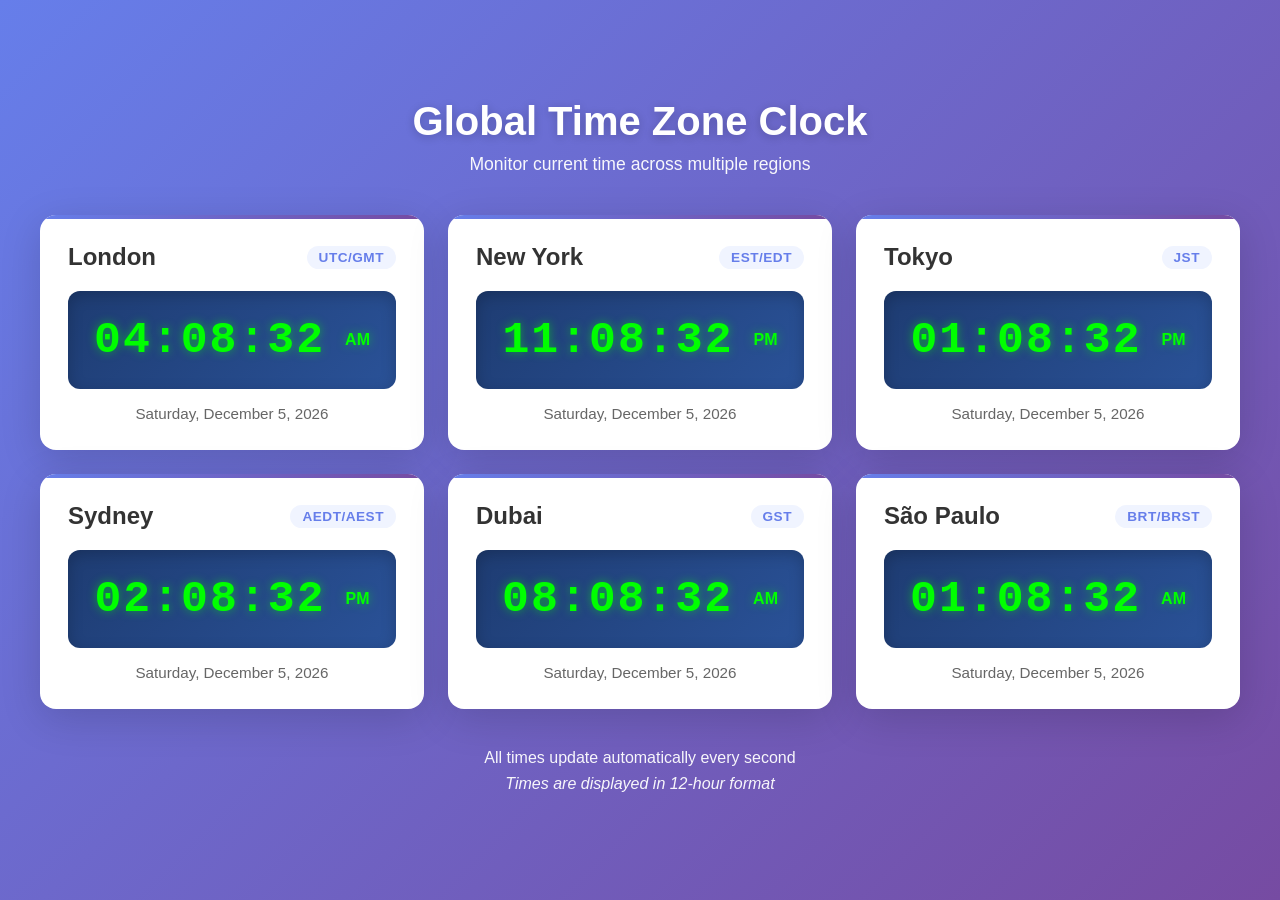
<file: index.html>
<!DOCTYPE html>
<html lang="en">
<head>
    <meta charset="UTF-8">
    <meta name="viewport" content="width=device-width, initial-scale=1.0">
    <title>Global Time Zone Clock</title>
    <link rel="stylesheet" href="styles.css">
</head>
<body>
    <div class="container">
        <header class="header">
            <h1>Global Time Zone Clock</h1>
            <p class="subtitle">Monitor current time across multiple regions</p>
        </header>

        <div class="clock-grid">
            <!-- UTC / London -->
            <div class="clock-card">
                <div class="timezone-header">
                    <h2>London</h2>
                    <span class="timezone-code">UTC/GMT</span>
                </div>
                <div class="digital-clock" id="clock-london">
                    <span class="time">00:00:00</span>
                    <span class="period">AM</span>
                </div>
                <div class="date" id="date-london">Monday, January 1, 2024</div>
            </div>

            <!-- New York -->
            <div class="clock-card">
                <div class="timezone-header">
                    <h2>New York</h2>
                    <span class="timezone-code">EST/EDT</span>
                </div>
                <div class="digital-clock" id="clock-newyork">
                    <span class="time">00:00:00</span>
                    <span class="period">AM</span>
                </div>
                <div class="date" id="date-newyork">Monday, January 1, 2024</div>
            </div>

            <!-- Tokyo -->
            <div class="clock-card">
                <div class="timezone-header">
                    <h2>Tokyo</h2>
                    <span class="timezone-code">JST</span>
                </div>
                <div class="digital-clock" id="clock-tokyo">
                    <span class="time">00:00:00</span>
                    <span class="period">AM</span>
                </div>
                <div class="date" id="date-tokyo">Monday, January 1, 2024</div>
            </div>

            <!-- Sydney -->
            <div class="clock-card">
                <div class="timezone-header">
                    <h2>Sydney</h2>
                    <span class="timezone-code">AEDT/AEST</span>
                </div>
                <div class="digital-clock" id="clock-sydney">
                    <span class="time">00:00:00</span>
                    <span class="period">AM</span>
                </div>
                <div class="date" id="date-sydney">Monday, January 1, 2024</div>
            </div>

            <!-- Dubai -->
            <div class="clock-card">
                <div class="timezone-header">
                    <h2>Dubai</h2>
                    <span class="timezone-code">GST</span>
                </div>
                <div class="digital-clock" id="clock-dubai">
                    <span class="time">00:00:00</span>
                    <span class="period">AM</span>
                </div>
                <div class="date" id="date-dubai">Monday, January 1, 2024</div>
            </div>

            <!-- São Paulo -->
            <div class="clock-card">
                <div class="timezone-header">
                    <h2>São Paulo</h2>
                    <span class="timezone-code">BRT/BRST</span>
                </div>
                <div class="digital-clock" id="clock-saopaulo">
                    <span class="time">00:00:00</span>
                    <span class="period">AM</span>
                </div>
                <div class="date" id="date-saopaulo">Monday, January 1, 2024</div>
            </div>
        </div>

        <div class="footer">
            <p>All times update automatically every second</p>
            <p class="disclaimer">Times are displayed in 12-hour format</p>
        </div>
    </div>

    <script src="script.js"></script>
</body>
</html>
</file>
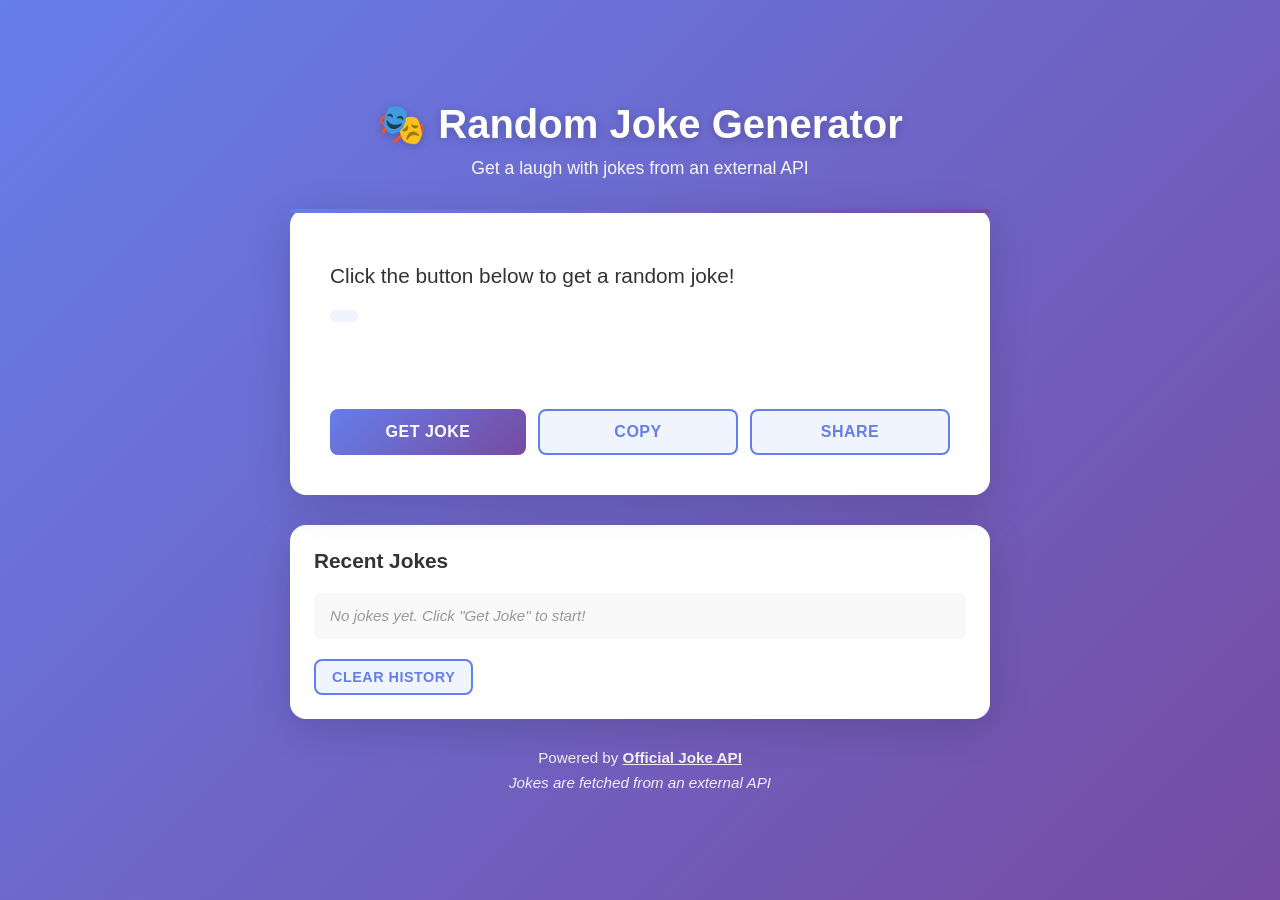
<file: joke-generator.html>
<!DOCTYPE html>
<html lang="en">
<head>
    <meta charset="UTF-8">
    <meta name="viewport" content="width=device-width, initial-scale=1.0">
    <title>Random Joke Generator</title>
    <link rel="stylesheet" href="joke-styles.css">
</head>
<body>
    <div class="joke-container">
        <header class="joke-header">
            <h1>🎭 Random Joke Generator</h1>
            <p class="subtitle">Get a laugh with jokes from an external API</p>
        </header>

        <div class="joke-card">
            <div class="joke-content">
                <div id="joke-display" class="joke-text">
                    <p>Click the button below to get a random joke!</p>
                </div>
                <div id="joke-type" class="joke-type"></div>
            </div>

            <div class="button-group">
                <button id="get-joke-btn" class="btn btn-primary">Get Joke</button>
                <button id="copy-joke-btn" class="btn btn-secondary">Copy</button>
                <button id="share-joke-btn" class="btn btn-secondary">Share</button>
            </div>

            <div id="loading" class="loading hidden">
                <span class="spinner"></span>
                <p>Loading joke...</p>
            </div>
        </div>

        <div class="joke-history">
            <h2>Recent Jokes</h2>
            <ul id="history-list" class="history-list">
                <li class="placeholder">No jokes yet. Click "Get Joke" to start!</li>
            </ul>
            <button id="clear-history-btn" class="btn btn-secondary btn-small">Clear History</button>
        </div>

        <footer class="joke-footer">
            <p>Powered by <a href="https://official-joke-api.appspot.com/" target="_blank">Official Joke API</a></p>
            <p class="disclaimer">Jokes are fetched from an external API</p>
        </footer>
    </div>

    <script src="joke-script.js"></script>
</body>
</html>
</file>
<file: styles.css>
* {
    margin: 0;
    padding: 0;
    box-sizing: border-box;
}

body {
    font-family: 'Segoe UI', Tahoma, Geneva, Verdana, sans-serif;
    background: linear-gradient(135deg, #667eea 0%, #764ba2 100%);
    min-height: 100vh;
    display: flex;
    justify-content: center;
    align-items: center;
    padding: 20px;
}

.container {
    width: 100%;
    max-width: 1200px;
}

.header {
    text-align: center;
    color: white;
    margin-bottom: 40px;
}

.header h1 {
    font-size: 2.5rem;
    margin-bottom: 10px;
    font-weight: 700;
    text-shadow: 0 2px 10px rgba(0, 0, 0, 0.2);
}

.subtitle {
    font-size: 1.1rem;
    opacity: 0.95;
    font-weight: 300;
}

.clock-grid {
    display: grid;
    grid-template-columns: repeat(auto-fit, minmax(320px, 1fr));
    gap: 24px;
    margin-bottom: 40px;
}

.clock-card {
    background: white;
    border-radius: 16px;
    padding: 28px;
    box-shadow: 0 10px 40px rgba(0, 0, 0, 0.15);
    transition: transform 0.3s ease, box-shadow 0.3s ease;
    position: relative;
    overflow: hidden;
}

.clock-card:hover {
    transform: translateY(-8px);
    box-shadow: 0 20px 50px rgba(0, 0, 0, 0.2);
}

.clock-card::before {
    content: '';
    position: absolute;
    top: 0;
    left: 0;
    right: 0;
    height: 4px;
    background: linear-gradient(90deg, #667eea, #764ba2);
}

.timezone-header {
    display: flex;
    justify-content: space-between;
    align-items: center;
    margin-bottom: 20px;
}

.timezone-header h2 {
    font-size: 1.5rem;
    color: #333;
    font-weight: 600;
}

.timezone-code {
    background: #f0f4ff;
    color: #667eea;
    padding: 4px 12px;
    border-radius: 20px;
    font-size: 0.85rem;
    font-weight: 600;
    letter-spacing: 0.5px;
}

.digital-clock {
    background: linear-gradient(135deg, #1e3c72 0%, #2a5298 100%);
    border-radius: 12px;
    padding: 24px;
    margin-bottom: 16px;
    display: flex;
    justify-content: center;
    align-items: center;
    gap: 12px;
    box-shadow: inset 0 4px 15px rgba(0, 0, 0, 0.2);
}

.digital-clock .time {
    font-size: 2.8rem;
    font-weight: 700;
    color: #00ff00;
    font-family: 'Courier New', monospace;
    letter-spacing: 2px;
    text-shadow: 0 0 10px rgba(0, 255, 0, 0.5);
}

.digital-clock .period {
    font-size: 1rem;
    color: #00ff00;
    font-weight: 600;
    margin-left: 8px;
    text-shadow: 0 0 10px rgba(0, 255, 0, 0.5);
}

.date {
    font-size: 0.95rem;
    color: #666;
    text-align: center;
    font-weight: 500;
}

.footer {
    text-align: center;
    color: white;
    margin-top: 40px;
}

.footer p {
    font-size: 1rem;
    margin: 8px 0;
    opacity: 0.95;
}

.disclaimer {
    font-size: 0.9rem;
    opacity: 0.8;
    font-style: italic;
}

/* Responsive Design */
@media (max-width: 768px) {
    .header h1 {
        font-size: 2rem;
    }

    .subtitle {
        font-size: 1rem;
    }

    .clock-grid {
        grid-template-columns: 1fr;
        gap: 16px;
    }

    .digital-clock .time {
        font-size: 2.2rem;
    }

    .timezone-header h2 {
        font-size: 1.25rem;
    }

    .clock-card {
        padding: 20px;
    }
}

@media (max-width: 480px) {
    .header h1 {
        font-size: 1.5rem;
    }

    .digital-clock .time {
        font-size: 1.8rem;
    }

    .digital-clock .period {
        font-size: 0.8rem;
    }

    .timezone-code {
        font-size: 0.75rem;
        padding: 2px 8px;
    }

    .clock-card {
        padding: 16px;
    }
}
</file>
<file: joke-styles.css>
* {
    margin: 0;
    padding: 0;
    box-sizing: border-box;
}

body {
    font-family: 'Segoe UI', Tahoma, Geneva, Verdana, sans-serif;
    background: linear-gradient(135deg, #667eea 0%, #764ba2 100%);
    min-height: 100vh;
    display: flex;
    justify-content: center;
    align-items: center;
    padding: 20px;
}

.joke-container {
    width: 100%;
    max-width: 700px;
}

.joke-header {
    text-align: center;
    color: white;
    margin-bottom: 30px;
}

.joke-header h1 {
    font-size: 2.5rem;
    margin-bottom: 10px;
    font-weight: 700;
    text-shadow: 0 2px 10px rgba(0, 0, 0, 0.2);
}

.subtitle {
    font-size: 1.1rem;
    opacity: 0.95;
    font-weight: 300;
}

.joke-card {
    background: white;
    border-radius: 16px;
    padding: 40px;
    box-shadow: 0 10px 40px rgba(0, 0, 0, 0.15);
    margin-bottom: 30px;
    position: relative;
}

.joke-card::before {
    content: '';
    position: absolute;
    top: 0;
    left: 0;
    right: 0;
    height: 4px;
    background: linear-gradient(90deg, #667eea, #764ba2);
    border-radius: 16px 16px 0 0;
}

.joke-content {
    margin-bottom: 30px;
    min-height: 120px;
}

.joke-text {
    font-size: 1.3rem;
    color: #333;
    line-height: 1.6;
    margin-bottom: 16px;
    font-weight: 500;
}

.joke-text p {
    margin: 10px 0;
}

.joke-type {
    display: inline-block;
    background: #f0f4ff;
    color: #667eea;
    padding: 6px 14px;
    border-radius: 20px;
    font-size: 0.85rem;
    font-weight: 600;
    text-transform: capitalize;
    letter-spacing: 0.5px;
}

.button-group {
    display: flex;
    gap: 12px;
    flex-wrap: wrap;
}

.btn {
    padding: 12px 24px;
    border: none;
    border-radius: 8px;
    font-size: 1rem;
    font-weight: 600;
    cursor: pointer;
    transition: all 0.3s ease;
    text-transform: uppercase;
    letter-spacing: 0.5px;
}

.btn-primary {
    background: linear-gradient(135deg, #667eea 0%, #764ba2 100%);
    color: white;
    flex: 1;
    min-width: 150px;
}

.btn-primary:hover {
    transform: translateY(-2px);
    box-shadow: 0 8px 20px rgba(102, 126, 234, 0.4);
}

.btn-primary:active {
    transform: translateY(0);
}

.btn-secondary {
    background: #f0f4ff;
    color: #667eea;
    border: 2px solid #667eea;
    flex: 1;
}

.btn-secondary:hover {
    background: #667eea;
    color: white;
    transform: translateY(-2px);
}

.btn-secondary:active {
    transform: translateY(0);
}

.btn-small {
    flex: none;
    padding: 8px 16px;
    font-size: 0.9rem;
}

.btn:disabled {
    opacity: 0.6;
    cursor: not-allowed;
    transform: none !important;
}

.loading {
    display: none;
    text-align: center;
    padding: 20px;
}

.loading.hidden {
    display: none;
}

.loading:not(.hidden) {
    display: block;
}

.spinner {
    display: inline-block;
    width: 40px;
    height: 40px;
    border: 4px solid #f0f4ff;
    border-top: 4px solid #667eea;
    border-radius: 50%;
    animation: spin 1s linear infinite;
}

@keyframes spin {
    0% { transform: rotate(0deg); }
    100% { transform: rotate(360deg); }
}

.loading p {
    margin-top: 16px;
    color: #667eea;
    font-weight: 600;
}

.joke-history {
    background: white;
    border-radius: 16px;
    padding: 24px;
    box-shadow: 0 10px 40px rgba(0, 0, 0, 0.15);
    margin-bottom: 30px;
}

.joke-history h2 {
    color: #333;
    margin-bottom: 20px;
    font-size: 1.3rem;
}

.history-list {
    list-style: none;
    margin-bottom: 20px;
}

.history-list li {
    padding: 12px 16px;
    background: #f9f9f9;
    border-left: 4px solid #667eea;
    margin-bottom: 8px;
    border-radius: 4px;
    color: #555;
    font-size: 0.95rem;
    line-height: 1.5;
    cursor: pointer;
    transition: all 0.2s ease;
}

.history-list li:hover {
    background: #f0f4ff;
    padding-left: 20px;
}

.history-list li.placeholder {
    color: #999;
    font-style: italic;
    border-left: none;
    cursor: default;
}

.history-list li.placeholder:hover {
    background: #f9f9f9;
    padding-left: 16px;
}

.joke-footer {
    text-align: center;
    color: white;
}

.joke-footer p {
    font-size: 0.95rem;
    margin: 8px 0;
    opacity: 0.9;
}

.joke-footer a {
    color: white;
    text-decoration: underline;
    font-weight: 600;
}

.joke-footer a:hover {
    opacity: 0.8;
}

.disclaimer {
    font-size: 0.85rem;
    opacity: 0.8;
    font-style: italic;
}

/* Notification Toast */
.toast {
    position: fixed;
    bottom: 20px;
    right: 20px;
    background: #333;
    color: white;
    padding: 16px 24px;
    border-radius: 8px;
    box-shadow: 0 4px 12px rgba(0, 0, 0, 0.15);
    animation: slideIn 0.3s ease;
    z-index: 1000;
}

@keyframes slideIn {
    from {
        transform: translateX(400px);
        opacity: 0;
    }
    to {
        transform: translateX(0);
        opacity: 1;
    }
}

/* Responsive Design */
@media (max-width: 600px) {
    .joke-header h1 {
        font-size: 2rem;
    }

    .joke-card {
        padding: 24px;
    }

    .button-group {
        flex-direction: column;
    }

    .btn {
        width: 100%;
    }

    .joke-text {
        font-size: 1.1rem;
    }

    .joke-footer {
        font-size: 0.9rem;
    }
}
</file>
